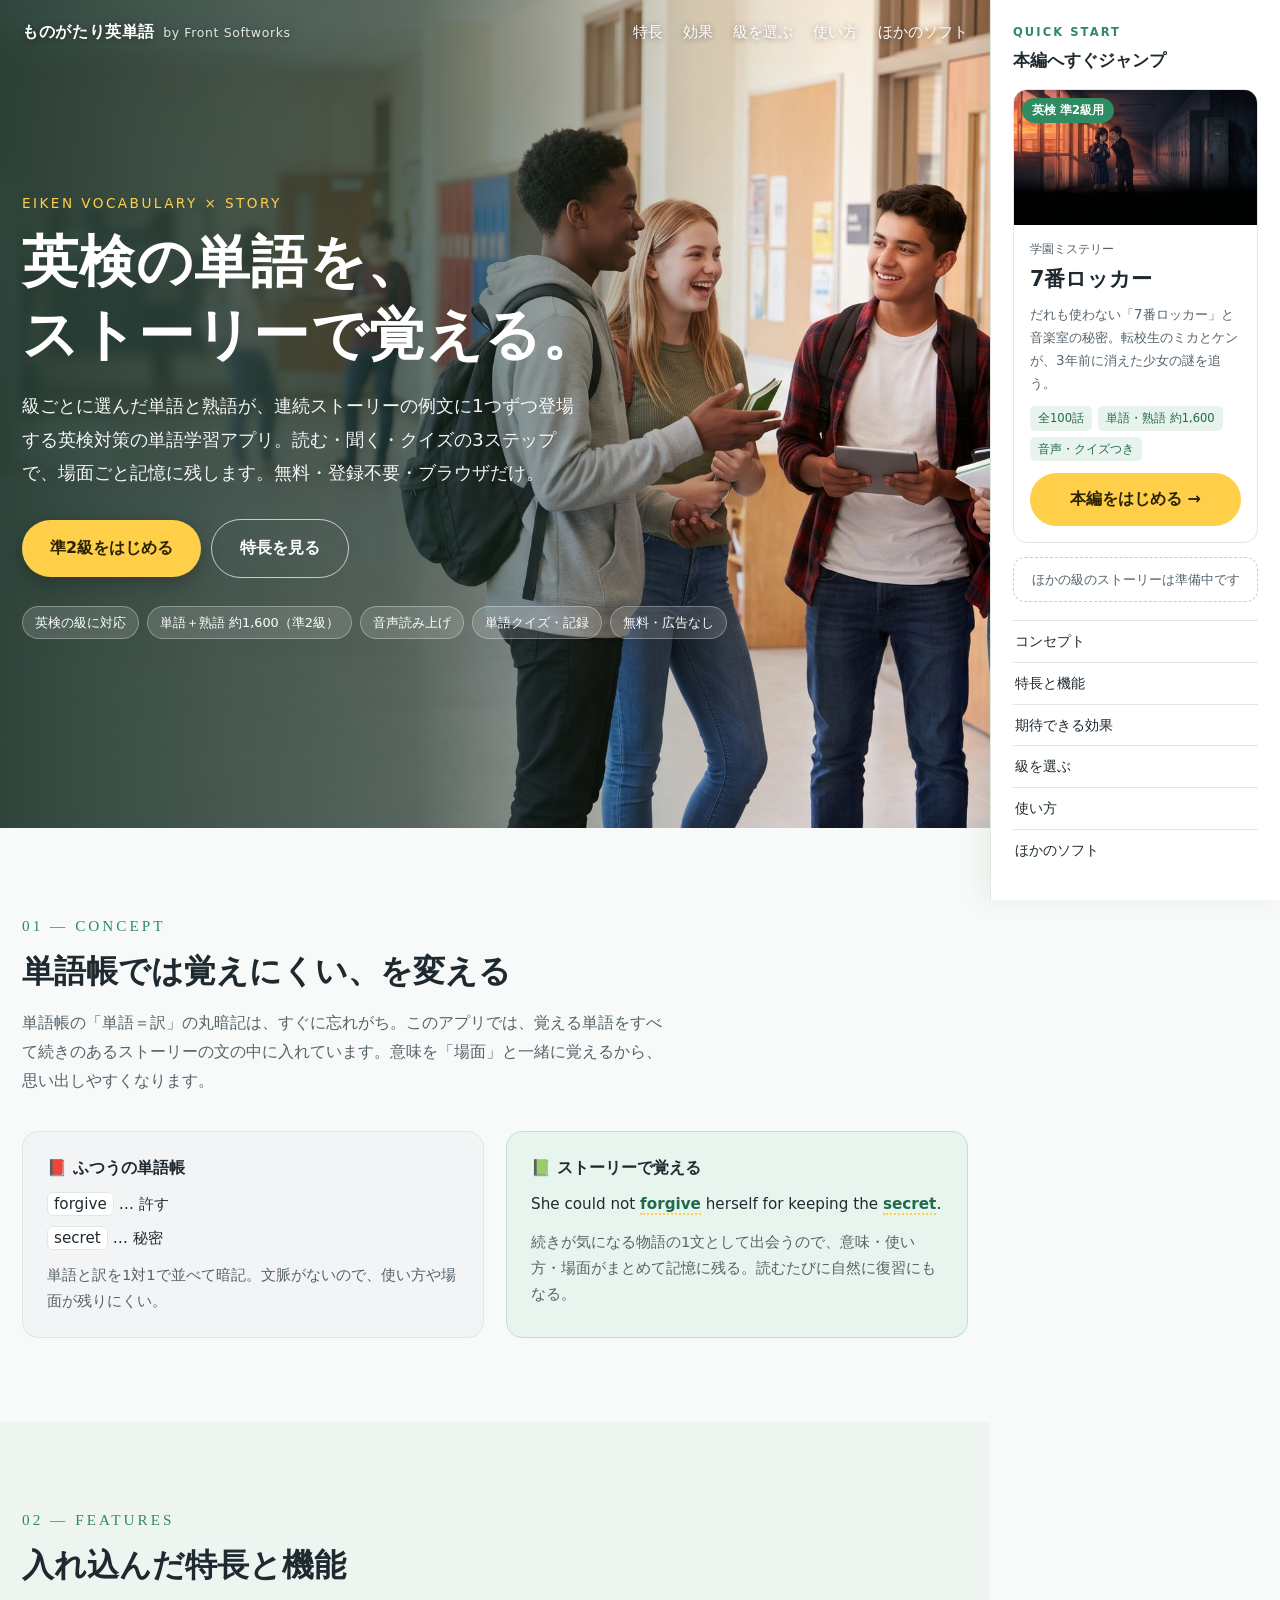
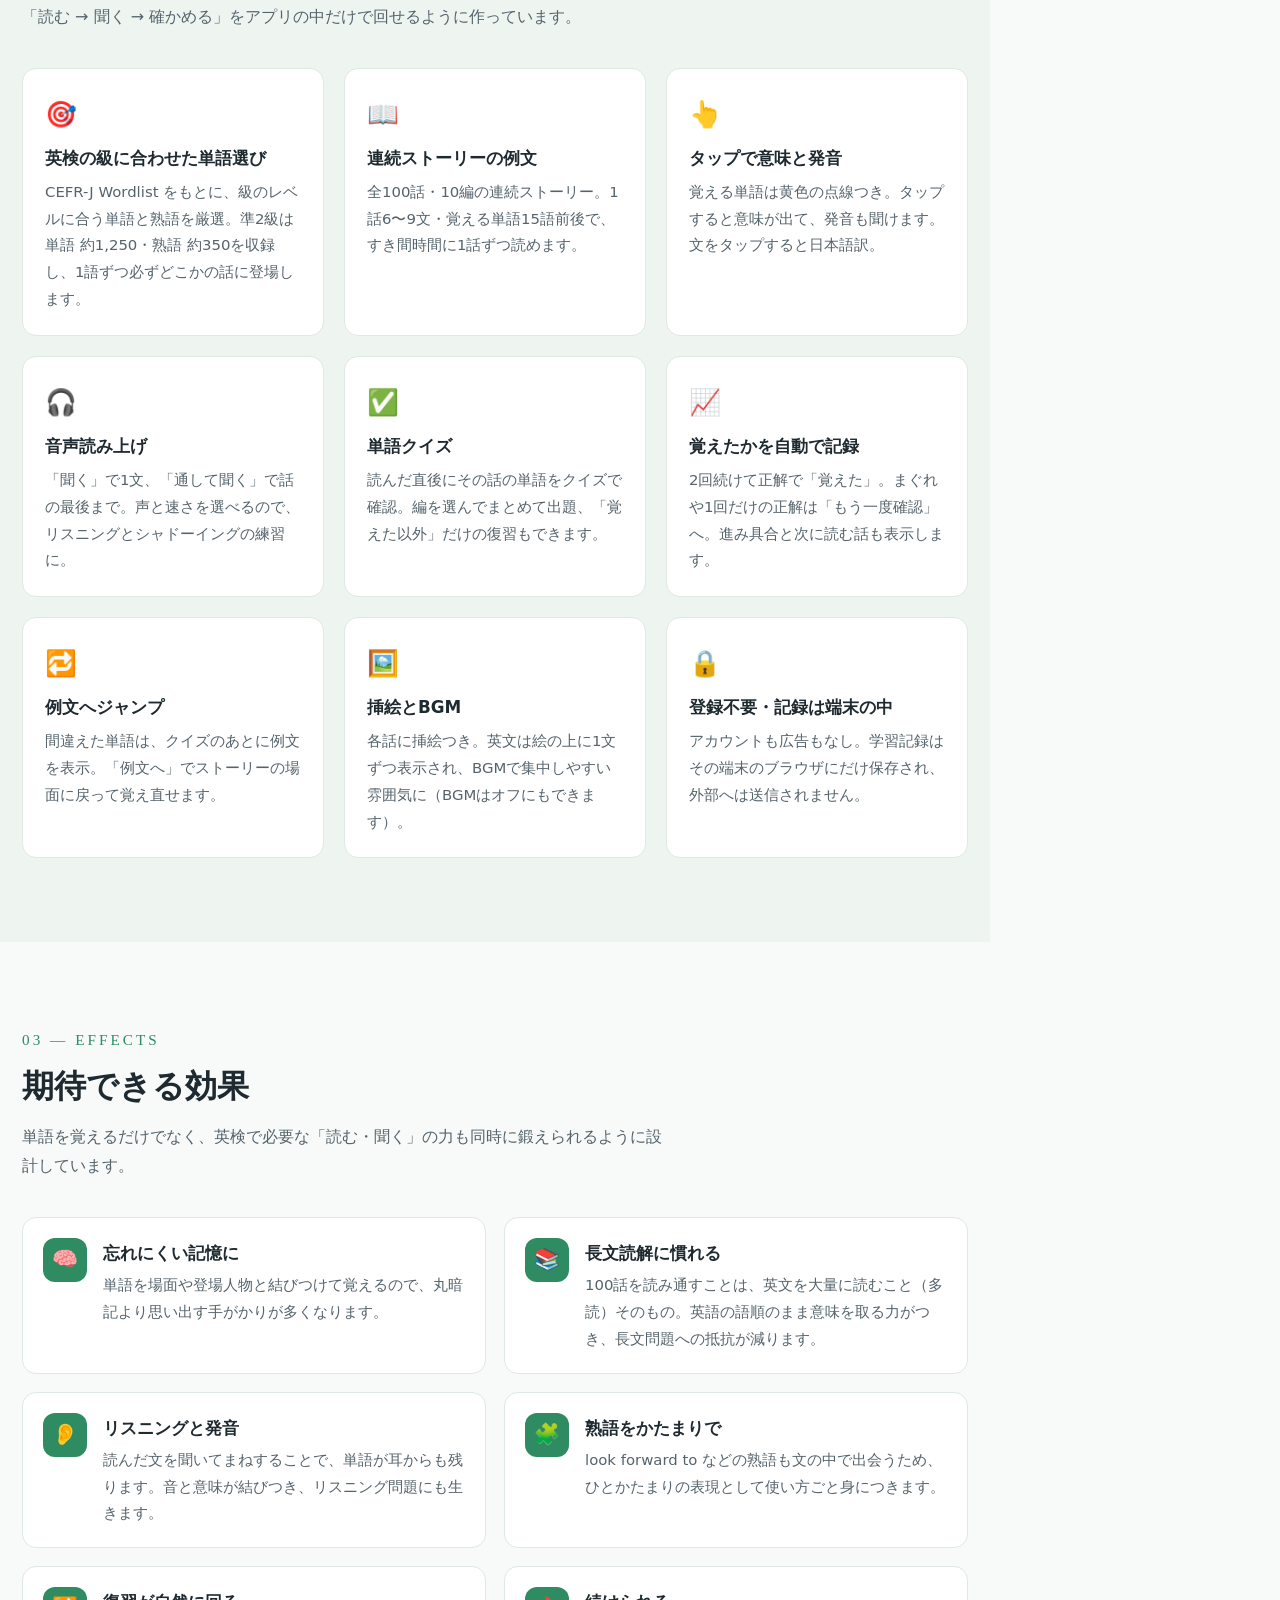
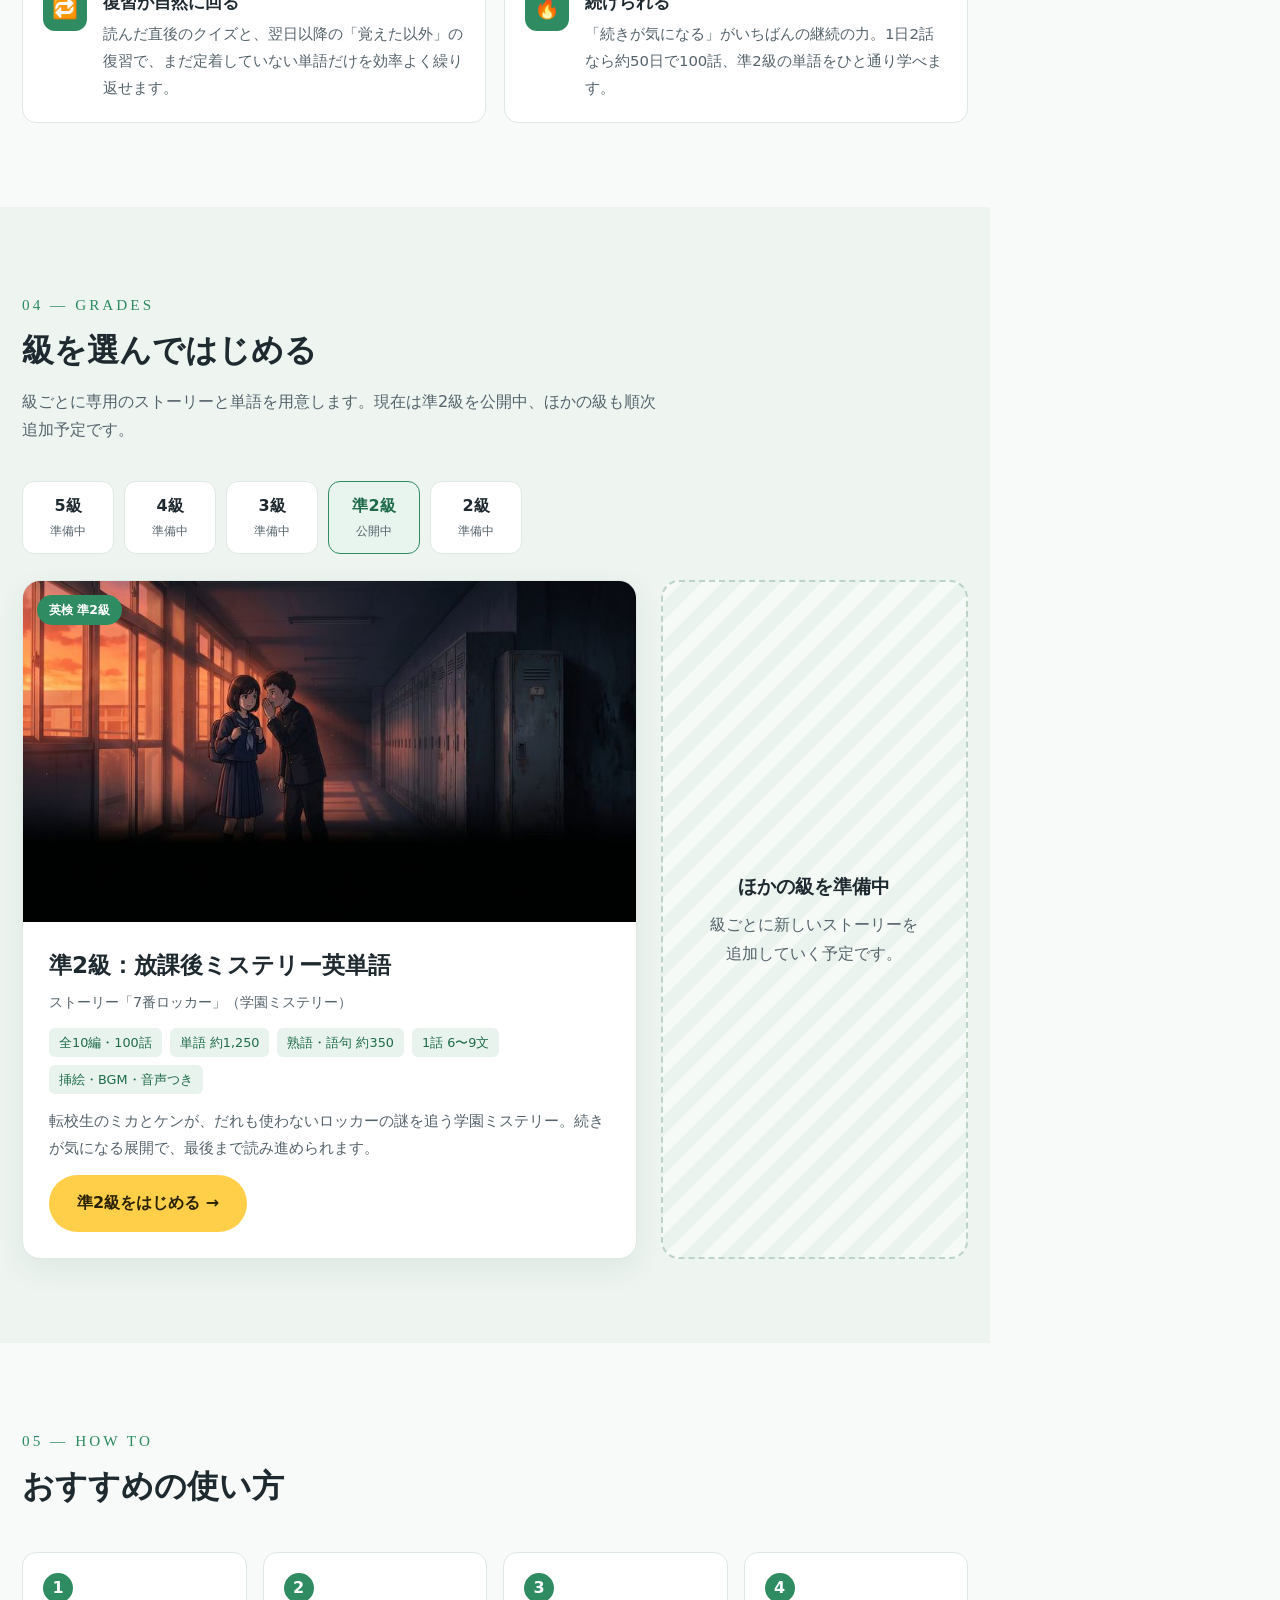
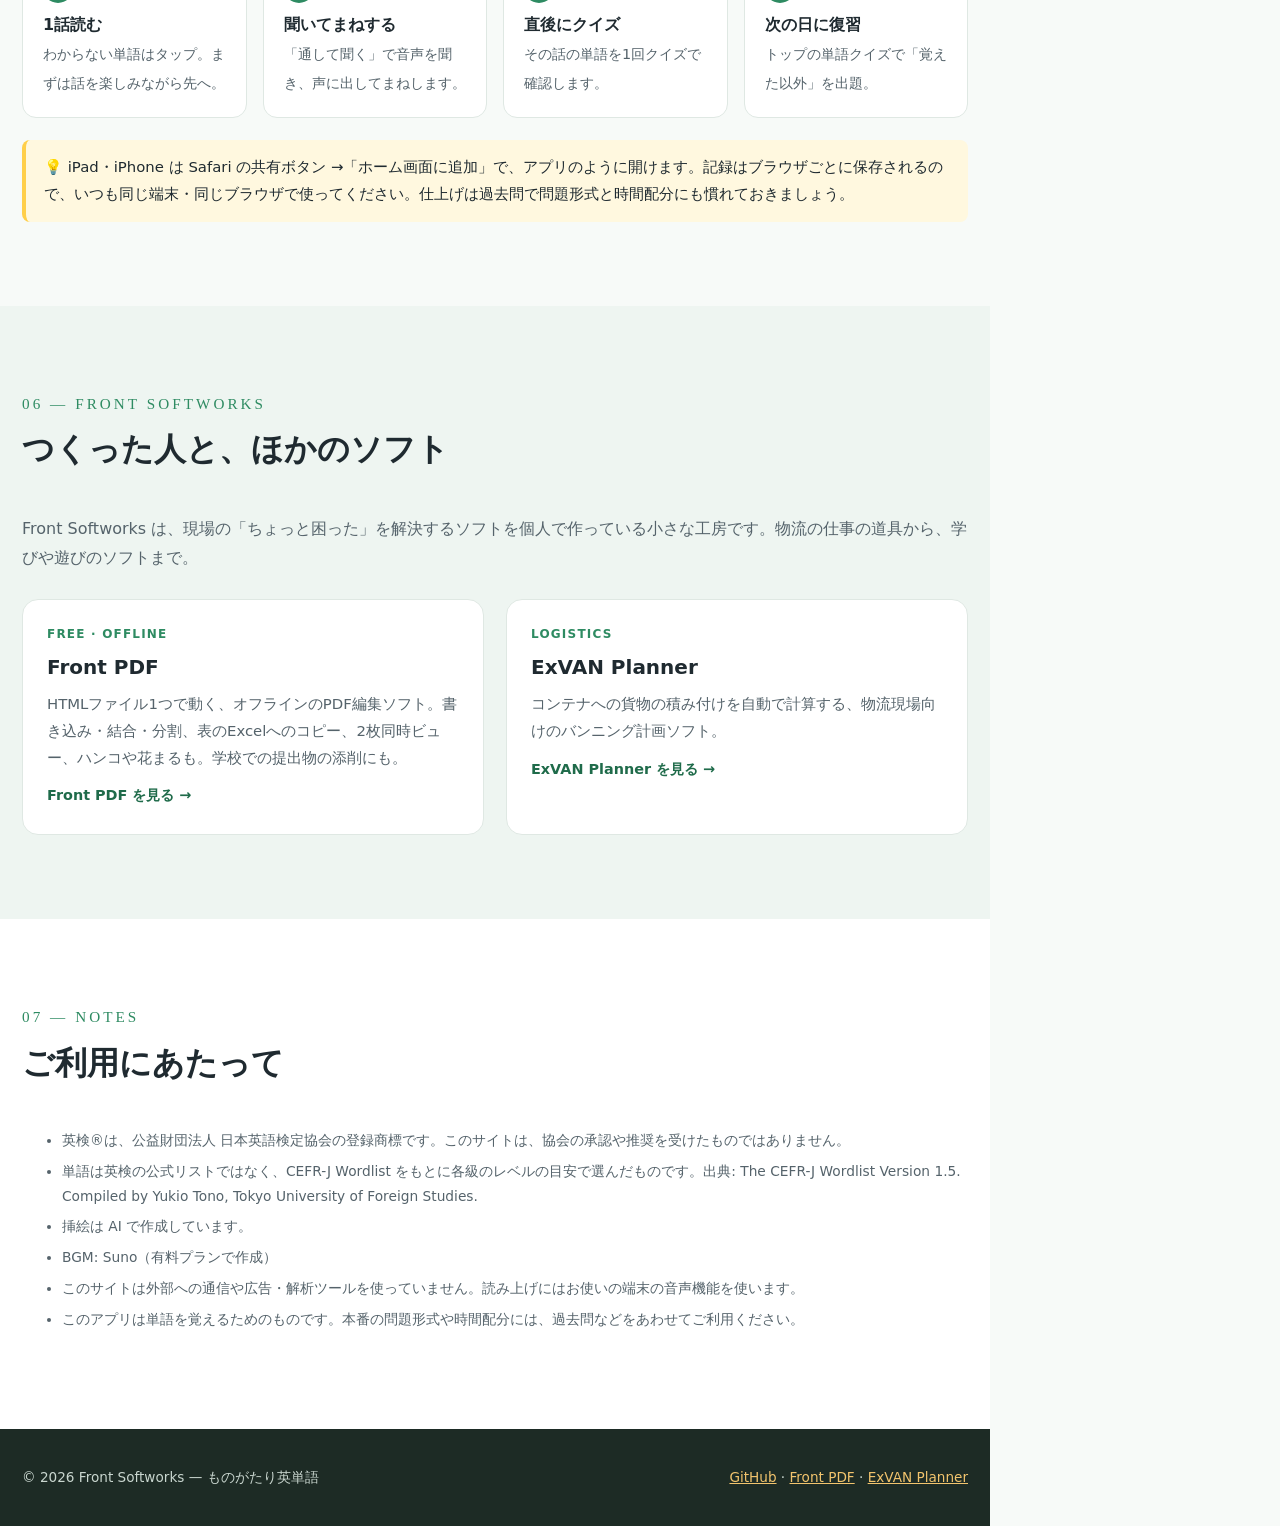
<file: index.html>
<!DOCTYPE html>
<html lang="ja">
<head>
<meta charset="utf-8">
<meta name="viewport" content="width=device-width, initial-scale=1">
<meta http-equiv="Content-Security-Policy" content="default-src 'self'; img-src 'self' data:; style-src 'self' 'unsafe-inline'; script-src 'none'; connect-src 'none'">
<title>ものがたり英単語 — ストーリーで覚える英検単語アプリ | Front Softworks</title>
<meta name="description" content="英検の級に合わせた単語と熟語を、連続ストーリーの例文で覚える無料の単語学習アプリ。登録不要・広告なし・ブラウザだけで使えます。">
<meta property="og:title" content="ものがたり英単語 — 物語を読んで覚える英検単語">
<meta property="og:description" content="学園ミステリー「7番ロッカー」全100話で、英検準2級の単語・熟語 約1,600を覚える。無料・登録不要。">
<meta property="og:image" content="assets/og.jpg">
<style>
:root{
  --ink:#1f2a30; --sub:#55636b; --paper:#f7faf8; --card:#ffffff; --line:#dfe8e3;
  --accent:#2e8b62; --accent2:#1f6b4a; --gold:#ffcf4a; --green:#2e8b62;
}
*{box-sizing:border-box}
html{scroll-behavior:smooth}
body{margin:0;background:var(--paper);color:var(--ink);
  font-family:"Hiragino Kaku Gothic ProN","Hiragino Sans","Yu Gothic UI","Meiryo",system-ui,sans-serif;
  line-height:1.8;font-size:16px}
img{max-width:100%;height:auto;display:block}
a{color:var(--accent2)}
.wrap{max-width:1080px;margin:0 auto;padding:0 22px}

/* nav */
nav{position:absolute;top:0;left:0;right:0;z-index:5}
nav .wrap{display:flex;align-items:center;justify-content:space-between;height:64px}
.brand{color:#fff;text-decoration:none;font-weight:700;letter-spacing:.04em;text-shadow:0 1px 6px rgba(0,0,0,.4)}
.brand small{font-weight:400;opacity:.85;margin-left:8px;font-size:.78em}
nav ul{display:flex;gap:20px;list-style:none;margin:0;padding:0}
nav ul a{color:#fff;text-decoration:none;font-size:.92rem;text-shadow:0 1px 6px rgba(0,0,0,.45)}
@media(max-width:720px){nav ul{display:none}}

/* hero */
.hero{position:relative;min-height:92vh;display:flex;align-items:center;color:#fff;
  background:#dfeee6 url(assets/hero.jpg) center/cover no-repeat}
.hero::before{content:"";position:absolute;inset:0;
  background:linear-gradient(90deg,rgba(14,40,30,.86) 0%,rgba(14,40,30,.66) 42%,rgba(14,40,30,.12) 70%,rgba(14,40,30,0) 85%)}
.hero .wrap{position:relative;width:100%}
@media(max-width:720px){.hero::before{background:linear-gradient(180deg,rgba(14,40,30,.82) 0%,rgba(14,40,30,.7) 60%,rgba(14,40,30,.45) 100%)}.hero{background-position:75% center}}
.hero .eyebrow{display:inline-block;font-size:.85rem;letter-spacing:.18em;color:var(--gold);margin-bottom:10px}
.hero h1{font-size:clamp(2.1rem,5.2vw,3.5rem);line-height:1.3;margin:0 0 18px;font-weight:800;letter-spacing:.02em}
.hero p.lead{font-size:clamp(1rem,1.8vw,1.15rem);max-width:30em;margin:0 0 30px;opacity:.95}
.btn{display:inline-block;padding:14px 28px;border-radius:999px;text-decoration:none;font-weight:700;transition:.2s}
.btn-main{background:var(--gold);color:#2a2200;box-shadow:0 6px 20px rgba(0,0,0,.25)}
.btn-main:hover{transform:translateY(-2px);background:#ffd96e}
.btn-ghost{color:#fff;border:1.5px solid rgba(255,255,255,.7);margin-left:10px}
.btn-ghost:hover{background:rgba(255,255,255,.12)}
.chips{display:flex;flex-wrap:wrap;gap:8px;margin-top:28px}
.chips span{font-size:.8rem;padding:4px 12px;border-radius:999px;background:rgba(255,255,255,.14);border:1px solid rgba(255,255,255,.3)}

/* sections */
section{padding:84px 0}
.sec-head{margin-bottom:36px}
.sec-head .num{font-family:Georgia,serif;color:var(--accent);font-size:.95rem;letter-spacing:.2em}
.sec-head h2{font-size:clamp(1.5rem,3vw,2rem);margin:4px 0 8px}
.sec-head p{color:var(--sub);margin:0;max-width:40em}
.alt{background:#eef5f1}

/* story cards */
.stories{display:grid;grid-template-columns:2fr 1fr;gap:24px}
@media(max-width:820px){.stories{grid-template-columns:1fr}}
.story{background:var(--card);border:1px solid var(--line);border-radius:18px;overflow:hidden;
  box-shadow:0 10px 30px rgba(20,60,40,.08);display:flex;flex-direction:column}
.story .thumb{position:relative}
.story .badge{position:absolute;top:14px;left:14px;background:var(--accent);color:#fff;font-size:.78rem;font-weight:700;padding:4px 12px;border-radius:999px}
.story .body{padding:22px 26px 26px;display:flex;flex-direction:column;flex:1}
.story h3{margin:0 0 4px;font-size:1.45rem}
.story .sub{color:var(--sub);font-size:.9rem;margin-bottom:12px}
.story ul.meta{display:flex;flex-wrap:wrap;gap:8px;list-style:none;padding:0;margin:0 0 14px}
.story ul.meta li{font-size:.8rem;background:#e8f3ed;color:var(--accent2);padding:3px 10px;border-radius:6px}
.story .go{margin-top:auto;align-self:flex-start}
.story .go.btn-main{box-shadow:none}
.soon{background:repeating-linear-gradient(135deg,#f5faf7,#f5faf7 14px,#eaf3ee 14px,#eaf3ee 28px);
  border:2px dashed #bcd3c6;border-radius:18px;display:flex;align-items:center;justify-content:center;
  text-align:center;padding:40px 24px;color:var(--sub)}
.soon b{display:block;font-size:1.2rem;color:var(--ink);margin-bottom:6px}

/* features */
.grid3{display:grid;grid-template-columns:repeat(3,1fr);gap:20px}
@media(max-width:820px){.grid3{grid-template-columns:1fr}}
.feat{background:var(--card);border:1px solid var(--line);border-radius:14px;padding:22px}
.feat .ic{font-size:1.6rem}
.feat h4{margin:6px 0 6px;font-size:1.05rem}
.feat p{margin:0;color:var(--sub);font-size:.93rem}

/* how */
.steps{counter-reset:s;display:grid;grid-template-columns:repeat(4,1fr);gap:16px;list-style:none;padding:0;margin:0}
@media(max-width:820px){.steps{grid-template-columns:1fr 1fr}}
@media(max-width:520px){.steps{grid-template-columns:1fr}}
.steps li{counter-increment:s;background:var(--card);border:1px solid var(--line);border-radius:14px;padding:20px}
.steps li::before{content:counter(s);display:inline-grid;place-items:center;width:30px;height:30px;border-radius:50%;
  background:var(--accent);color:#fff;font-weight:700;margin-bottom:8px}
.steps b{display:block}
.steps span{color:var(--sub);font-size:.9rem}
.tip{margin-top:22px;background:#fff8df;border-left:4px solid var(--gold);padding:14px 18px;border-radius:8px;font-size:.93rem}

/* fsw */
.fsw{display:grid;grid-template-columns:1fr 1fr;gap:22px}
@media(max-width:820px){.fsw{grid-template-columns:1fr}}
.prod{background:var(--card);border:1px solid var(--line);border-radius:16px;padding:24px;text-decoration:none;color:inherit;transition:.2s;display:block}
.prod:hover{transform:translateY(-3px);box-shadow:0 12px 28px rgba(20,60,40,.1)}
.prod .tag{font-size:.75rem;color:var(--green);font-weight:700;letter-spacing:.1em}
.prod h4{margin:4px 0 6px;font-size:1.25rem}
.prod p{margin:0;color:var(--sub);font-size:.93rem}
.prod .more{display:inline-block;margin-top:12px;color:var(--accent2);font-weight:700;font-size:.9rem}
.about-fsw{margin-bottom:26px;color:var(--sub)}

/* grades */
.grades{display:flex;flex-wrap:wrap;gap:10px;margin-top:6px}
.grade{padding:10px 18px;border-radius:12px;border:1.5px solid var(--line);background:var(--card);font-weight:700;text-align:center;min-width:92px}
.grade small{display:block;font-weight:400;font-size:.75rem;color:var(--sub)}
.grade.on{border-color:var(--accent);background:#e8f5ee;color:var(--accent2)}
/* effects */
.effects{display:grid;grid-template-columns:repeat(2,1fr);gap:18px}
@media(max-width:820px){.effects{grid-template-columns:1fr}}
.eff{display:flex;gap:16px;background:var(--card);border:1px solid var(--line);border-radius:14px;padding:20px}
.eff .n{flex:none;width:44px;height:44px;border-radius:12px;background:var(--accent);color:#fff;display:grid;place-items:center;font-size:1.3rem}
.eff h4{margin:0 0 4px;font-size:1.05rem}
.eff p{margin:0;color:var(--sub);font-size:.93rem}
.why{display:grid;grid-template-columns:1fr 1fr;gap:22px;align-items:stretch}
@media(max-width:820px){.why{grid-template-columns:1fr}}
.cmp{border-radius:16px;padding:22px 24px;border:1px solid var(--line);background:var(--card)}
.cmp h4{margin:0 0 8px}
.cmp.a{background:#f3f4f5}.cmp.b{background:#e8f5ee;border-color:#bfe0cd}
.cmp code{font-family:inherit;background:#fff;border:1px solid var(--line);padding:2px 6px;border-radius:6px}
.cmp .ex{font-size:.95rem;margin:6px 0}
.cmp .ex b{color:var(--accent2);border-bottom:2px dotted var(--gold)}
/* sidebar */
.side{display:none}
.mbar{position:fixed;left:0;right:0;bottom:0;z-index:20;display:flex;align-items:center;gap:12px;
  padding:10px 14px calc(10px + env(safe-area-inset-bottom));background:rgba(255,255,255,.96);
  border-top:1px solid var(--line);box-shadow:0 -6px 20px rgba(20,60,40,.1);backdrop-filter:blur(6px)}
.mbar img{width:56px;height:38px;object-fit:cover;border-radius:6px}
.mbar .t{flex:1;line-height:1.3;font-size:.8rem;color:var(--sub)}
.mbar .t b{display:block;color:var(--ink);font-size:.95rem}
.mbar a.btn{padding:9px 16px;font-size:.88rem;box-shadow:none}
body{padding-bottom:72px}
@media(min-width:1100px){
  body{padding-right:290px;padding-bottom:0}
  nav{right:290px}
  .mbar{display:none}
  .side{display:flex;flex-direction:column;position:fixed;top:0;right:0;width:290px;height:100vh;z-index:20;
    background:var(--card);border-left:1px solid var(--line);box-shadow:-8px 0 24px rgba(20,60,40,.06);
    padding:22px 22px 18px;overflow-y:auto}
  .side>*{flex-shrink:0}
  .side .lbl{font-size:.72rem;letter-spacing:.18em;color:var(--accent);font-weight:700}
  .side h3{margin:2px 0 14px;font-size:1.05rem}
  .side .pick{border:1px solid var(--line);border-radius:14px;overflow:hidden;background:#fff}
  .side .pick .ph{position:relative}
  .side .pick .ph span{position:absolute;top:8px;left:8px;background:var(--accent);color:#fff;font-size:.72rem;font-weight:700;padding:2px 10px;border-radius:999px}
  .side .pick .in{padding:14px 16px 16px}
  .side .pick .gen{font-size:.75rem;color:var(--sub)}
  .side .pick h4{margin:0 0 6px;font-size:1.3rem}
  .side .pick p{margin:0 0 10px;font-size:.84rem;color:var(--sub);line-height:1.7}
  .side .pick ul{list-style:none;padding:0;margin:0 0 12px;display:flex;flex-wrap:wrap;gap:6px}
  .side .pick li{font-size:.72rem;background:#e8f3ed;color:var(--accent2);padding:2px 8px;border-radius:5px}
  .side .pick .btn{display:block;text-align:center;padding:12px;box-shadow:none}
  .side .next{margin-top:14px;font-size:.8rem;color:var(--sub);border:1.5px dashed #bcd3c6;border-radius:12px;padding:10px 12px;text-align:center}
  .side .toc{margin-top:18px;list-style:none;padding:0;font-size:.86rem}
  .side .toc li{border-top:1px solid var(--line)}
  .side .toc a{display:block;padding:8px 2px;text-decoration:none;color:var(--ink)}
  .side .toc a:hover{color:var(--accent)}
  .side .foot{margin-top:auto;padding-top:14px;font-size:.72rem;color:var(--sub)}
}
/* notes */
.notes{font-size:.86rem;color:var(--sub)}
.notes li{margin-bottom:6px}
footer{background:#1d2b25;color:#c9d6cf;padding:36px 0;font-size:.85rem}
footer a{color:#f2c46d}
footer .wrap{display:flex;flex-wrap:wrap;justify-content:space-between;gap:12px}
</style>
</head>
<body>

<nav><div class="wrap">
  <a class="brand" href="#">ものがたり英単語<small>by Front Softworks</small></a>
  <ul><li><a href="#features">特長</a></li><li><a href="#effects">効果</a></li><li><a href="#stories">級を選ぶ</a></li><li><a href="#how">使い方</a></li><li><a href="#fsw">ほかのソフト</a></li></ul>
</div></nav>

<header class="hero"><div class="wrap">
  <span class="eyebrow">EIKEN VOCABULARY × STORY</span>
  <h1>英検の単語を、<br>ストーリーで覚える。</h1>
  <p class="lead">級ごとに選んだ単語と熟語が、連続ストーリーの例文に1つずつ登場する英検対策の単語学習アプリ。読む・聞く・クイズの3ステップで、場面ごと記憶に残します。無料・登録不要・ブラウザだけ。</p>
  <a class="btn btn-main" href="locker7.html">準2級をはじめる</a><a class="btn btn-ghost" href="#features">特長を見る</a>
  <div class="chips"><span>英検の級に対応</span><span>単語＋熟語 約1,600（準2級）</span><span>音声読み上げ</span><span>単語クイズ・記録</span><span>無料・広告なし</span></div>
</div></header>

<section id="why"><div class="wrap">
  <div class="sec-head"><div class="num">01 — CONCEPT</div><h2>単語帳では覚えにくい、を変える</h2>
    <p>単語帳の「単語＝訳」の丸暗記は、すぐに忘れがち。このアプリでは、覚える単語をすべて続きのあるストーリーの文の中に入れています。意味を「場面」と一緒に覚えるから、思い出しやすくなります。</p></div>
  <div class="why">
    <div class="cmp a"><h4>📕 ふつうの単語帳</h4>
      <p class="ex"><code>forgive</code> … 許す</p><p class="ex"><code>secret</code> … 秘密</p>
      <p style="color:var(--sub);font-size:.92rem;margin:10px 0 0">単語と訳を1対1で並べて暗記。文脈がないので、使い方や場面が残りにくい。</p></div>
    <div class="cmp b"><h4>📗 ストーリーで覚える</h4>
      <p class="ex">She could not <b>forgive</b> herself for keeping the <b>secret</b>.</p>
      <p style="color:var(--sub);font-size:.92rem;margin:10px 0 0">続きが気になる物語の1文として出会うので、意味・使い方・場面がまとめて記憶に残る。読むたびに自然に復習にもなる。</p></div>
  </div>
</div></section>

<section id="features" class="alt"><div class="wrap">
  <div class="sec-head"><div class="num">02 — FEATURES</div><h2>入れ込んだ特長と機能</h2>
    <p>「読む → 聞く → 確かめる」をアプリの中だけで回せるように作っています。</p></div>
  <div class="grid3">
    <div class="feat"><div class="ic">🎯</div><h4>英検の級に合わせた単語選び</h4><p>CEFR-J Wordlist をもとに、級のレベルに合う単語と熟語を厳選。準2級は単語 約1,250・熟語 約350を収録し、1語ずつ必ずどこかの話に登場します。</p></div>
    <div class="feat"><div class="ic">📖</div><h4>連続ストーリーの例文</h4><p>全100話・10編の連続ストーリー。1話6〜9文・覚える単語15語前後で、すき間時間に1話ずつ読めます。</p></div>
    <div class="feat"><div class="ic">👆</div><h4>タップで意味と発音</h4><p>覚える単語は黄色の点線つき。タップすると意味が出て、発音も聞けます。文をタップすると日本語訳。</p></div>
    <div class="feat"><div class="ic">🎧</div><h4>音声読み上げ</h4><p>「聞く」で1文、「通して聞く」で話の最後まで。声と速さを選べるので、リスニングとシャドーイングの練習に。</p></div>
    <div class="feat"><div class="ic">✅</div><h4>単語クイズ</h4><p>読んだ直後にその話の単語をクイズで確認。編を選んでまとめて出題、「覚えた以外」だけの復習もできます。</p></div>
    <div class="feat"><div class="ic">📈</div><h4>覚えたかを自動で記録</h4><p>2回続けて正解で「覚えた」。まぐれや1回だけの正解は「もう一度確認」へ。進み具合と次に読む話も表示します。</p></div>
    <div class="feat"><div class="ic">🔁</div><h4>例文へジャンプ</h4><p>間違えた単語は、クイズのあとに例文を表示。「例文へ」でストーリーの場面に戻って覚え直せます。</p></div>
    <div class="feat"><div class="ic">🖼️</div><h4>挿絵とBGM</h4><p>各話に挿絵つき。英文は絵の上に1文ずつ表示され、BGMで集中しやすい雰囲気に（BGMはオフにもできます）。</p></div>
    <div class="feat"><div class="ic">🔒</div><h4>登録不要・記録は端末の中</h4><p>アカウントも広告もなし。学習記録はその端末のブラウザにだけ保存され、外部へは送信されません。</p></div>
  </div>
</div></section>

<section id="effects"><div class="wrap">
  <div class="sec-head"><div class="num">03 — EFFECTS</div><h2>期待できる効果</h2>
    <p>単語を覚えるだけでなく、英検で必要な「読む・聞く」の力も同時に鍛えられるように設計しています。</p></div>
  <div class="effects">
    <div class="eff"><div class="n">🧠</div><div><h4>忘れにくい記憶に</h4><p>単語を場面や登場人物と結びつけて覚えるので、丸暗記より思い出す手がかりが多くなります。</p></div></div>
    <div class="eff"><div class="n">📚</div><div><h4>長文読解に慣れる</h4><p>100話を読み通すことは、英文を大量に読むこと（多読）そのもの。英語の語順のまま意味を取る力がつき、長文問題への抵抗が減ります。</p></div></div>
    <div class="eff"><div class="n">👂</div><div><h4>リスニングと発音</h4><p>読んだ文を聞いてまねすることで、単語が耳からも残ります。音と意味が結びつき、リスニング問題にも生きます。</p></div></div>
    <div class="eff"><div class="n">🧩</div><div><h4>熟語をかたまりで</h4><p>look forward to などの熟語も文の中で出会うため、ひとかたまりの表現として使い方ごと身につきます。</p></div></div>
    <div class="eff"><div class="n">🔁</div><div><h4>復習が自然に回る</h4><p>読んだ直後のクイズと、翌日以降の「覚えた以外」の復習で、まだ定着していない単語だけを効率よく繰り返せます。</p></div></div>
    <div class="eff"><div class="n">🔥</div><div><h4>続けられる</h4><p>「続きが気になる」がいちばんの継続の力。1日2話なら約50日で100話、準2級の単語をひと通り学べます。</p></div></div>
  </div>
</div></section>

<section id="stories" class="alt"><div class="wrap">
  <div class="sec-head"><div class="num">04 — GRADES</div><h2>級を選んではじめる</h2>
    <p>級ごとに専用のストーリーと単語を用意します。現在は準2級を公開中、ほかの級も順次追加予定です。</p></div>
  <div class="grades" style="margin-bottom:26px">
    <div class="grade">5級<small>準備中</small></div><div class="grade">4級<small>準備中</small></div><div class="grade">3級<small>準備中</small></div>
    <div class="grade on">準2級<small>公開中</small></div><div class="grade">2級<small>準備中</small></div>
  </div>
  <div class="stories">
    <article class="story">
      <div class="thumb"><img src="assets/locker7_card.jpg" width="800" height="446" alt="準2級のストーリーの挿絵"><span class="badge">英検 準2級</span></div>
      <div class="body">
        <h3>準2級：放課後ミステリー英単語</h3>
        <div class="sub">ストーリー「7番ロッカー」（学園ミステリー）</div>
        <ul class="meta"><li>全10編・100話</li><li>単語 約1,250</li><li>熟語・語句 約350</li><li>1話 6〜9文</li><li>挿絵・BGM・音声つき</li></ul>
        <p style="margin:0 0 14px;color:var(--sub);font-size:.93rem">転校生のミカとケンが、だれも使わないロッカーの謎を追う学園ミステリー。続きが気になる展開で、最後まで読み進められます。</p>
        <a class="btn btn-main go" href="locker7.html">準2級をはじめる →</a>
      </div>
    </article>
    <div class="soon"><div><b>ほかの級を準備中</b>級ごとに新しいストーリーを<br>追加していく予定です。</div></div>
  </div>
</div></section>

<section id="how"><div class="wrap">
  <div class="sec-head"><div class="num">05 — HOW TO</div><h2>おすすめの使い方</h2></div>
  <ol class="steps">
    <li><b>1話読む</b><span>わからない単語はタップ。まずは話を楽しみながら先へ。</span></li>
    <li><b>聞いてまねする</b><span>「通して聞く」で音声を聞き、声に出してまねします。</span></li>
    <li><b>直後にクイズ</b><span>その話の単語を1回クイズで確認します。</span></li>
    <li><b>次の日に復習</b><span>トップの単語クイズで「覚えた以外」を出題。</span></li>
  </ol>
  <div class="tip">💡 iPad・iPhone は Safari の共有ボタン →「ホーム画面に追加」で、アプリのように開けます。記録はブラウザごとに保存されるので、いつも同じ端末・同じブラウザで使ってください。仕上げは過去問で問題形式と時間配分にも慣れておきましょう。</div>
</div></section>

<section id="fsw" class="alt"><div class="wrap">
  <div class="sec-head"><div class="num">06 — FRONT SOFTWORKS</div><h2>つくった人と、ほかのソフト</h2></div>
  <p class="about-fsw">Front Softworks は、現場の「ちょっと困った」を解決するソフトを個人で作っている小さな工房です。物流の仕事の道具から、学びや遊びのソフトまで。</p>
  <div class="fsw">
    <a class="prod" href="https://hiro0149.github.io/front-pdf/"><div class="tag">FREE · OFFLINE</div><h4>Front PDF</h4>
      <p>HTMLファイル1つで動く、オフラインのPDF編集ソフト。書き込み・結合・分割、表のExcelへのコピー、2枚同時ビュー、ハンコや花まるも。学校での提出物の添削にも。</p><span class="more">Front PDF を見る →</span></a>
    <a class="prod" href="https://exvan-planner.github.io/"><div class="tag">LOGISTICS</div><h4>ExVAN Planner</h4>
      <p>コンテナへの貨物の積み付けを自動で計算する、物流現場向けのバンニング計画ソフト。</p><span class="more">ExVAN Planner を見る →</span></a>
  </div>
</div></section>

<section id="notes" class="alt" style="background:#fff"><div class="wrap">
  <div class="sec-head"><div class="num">07 — NOTES</div><h2>ご利用にあたって</h2></div>
  <ul class="notes">
    <li>英検®は、公益財団法人 日本英語検定協会の登録商標です。このサイトは、協会の承認や推奨を受けたものではありません。</li>
    <li>単語は英検の公式リストではなく、CEFR-J Wordlist をもとに各級のレベルの目安で選んだものです。出典: The CEFR-J Wordlist Version 1.5. Compiled by Yukio Tono, Tokyo University of Foreign Studies.</li>
    <li>挿絵は AI で作成しています。</li>
    <li>BGM: <!--BGM_CREDIT-->Suno（有料プランで作成）</li>
    <li>このサイトは外部への通信や広告・解析ツールを使っていません。読み上げにはお使いの端末の音声機能を使います。</li>
    <li>このアプリは単語を覚えるためのものです。本番の問題形式や時間配分には、過去問などをあわせてご利用ください。</li>
  </ul>
</div></section>

<footer><div class="wrap">
  <div>© 2026 Front Softworks — ものがたり英単語</div>
  <div><a href="https://github.com/Hiro0149/story-eitango">GitHub</a> · <a href="https://hiro0149.github.io/front-pdf/">Front PDF</a> · <a href="https://exvan-planner.github.io/">ExVAN Planner</a></div>
</div></footer>
<aside class="side" aria-label="すぐに読む">
  <div class="lbl">QUICK START</div>
  <h3>本編へすぐジャンプ</h3>
  <div class="pick">
    <div class="ph"><img src="assets/locker7_card.jpg" width="800" height="446" alt="7番ロッカーの挿絵"><span>英検 準2級用</span></div>
    <div class="in">
      <div class="gen">学園ミステリー</div>
      <h4>7番ロッカー</h4>
      <p>だれも使わない「7番ロッカー」と音楽室の秘密。転校生のミカとケンが、3年前に消えた少女の謎を追う。</p>
      <ul><li>全100話</li><li>単語・熟語 約1,600</li><li>音声・クイズつき</li></ul>
      <a class="btn btn-main" href="locker7.html">本編をはじめる →</a>
    </div>
  </div>
  <div class="next">ほかの級のストーリーは準備中です</div>
  <ul class="toc">
    <li><a href="#why">コンセプト</a></li><li><a href="#features">特長と機能</a></li><li><a href="#effects">期待できる効果</a></li>
    <li><a href="#stories">級を選ぶ</a></li><li><a href="#how">使い方</a></li><li><a href="#fsw">ほかのソフト</a></li>
  </ul>
  <div class="foot">無料・登録不要・広告なし<br>© 2026 Front Softworks</div>
</aside>
<div class="mbar">
  <img src="assets/locker7_card.jpg" alt="">
  <div class="t">英検準2級用・学園ミステリー<b>7番ロッカー</b></div>
  <a class="btn btn-main" href="locker7.html">はじめる</a>
</div>
</body>
</html>
</file>
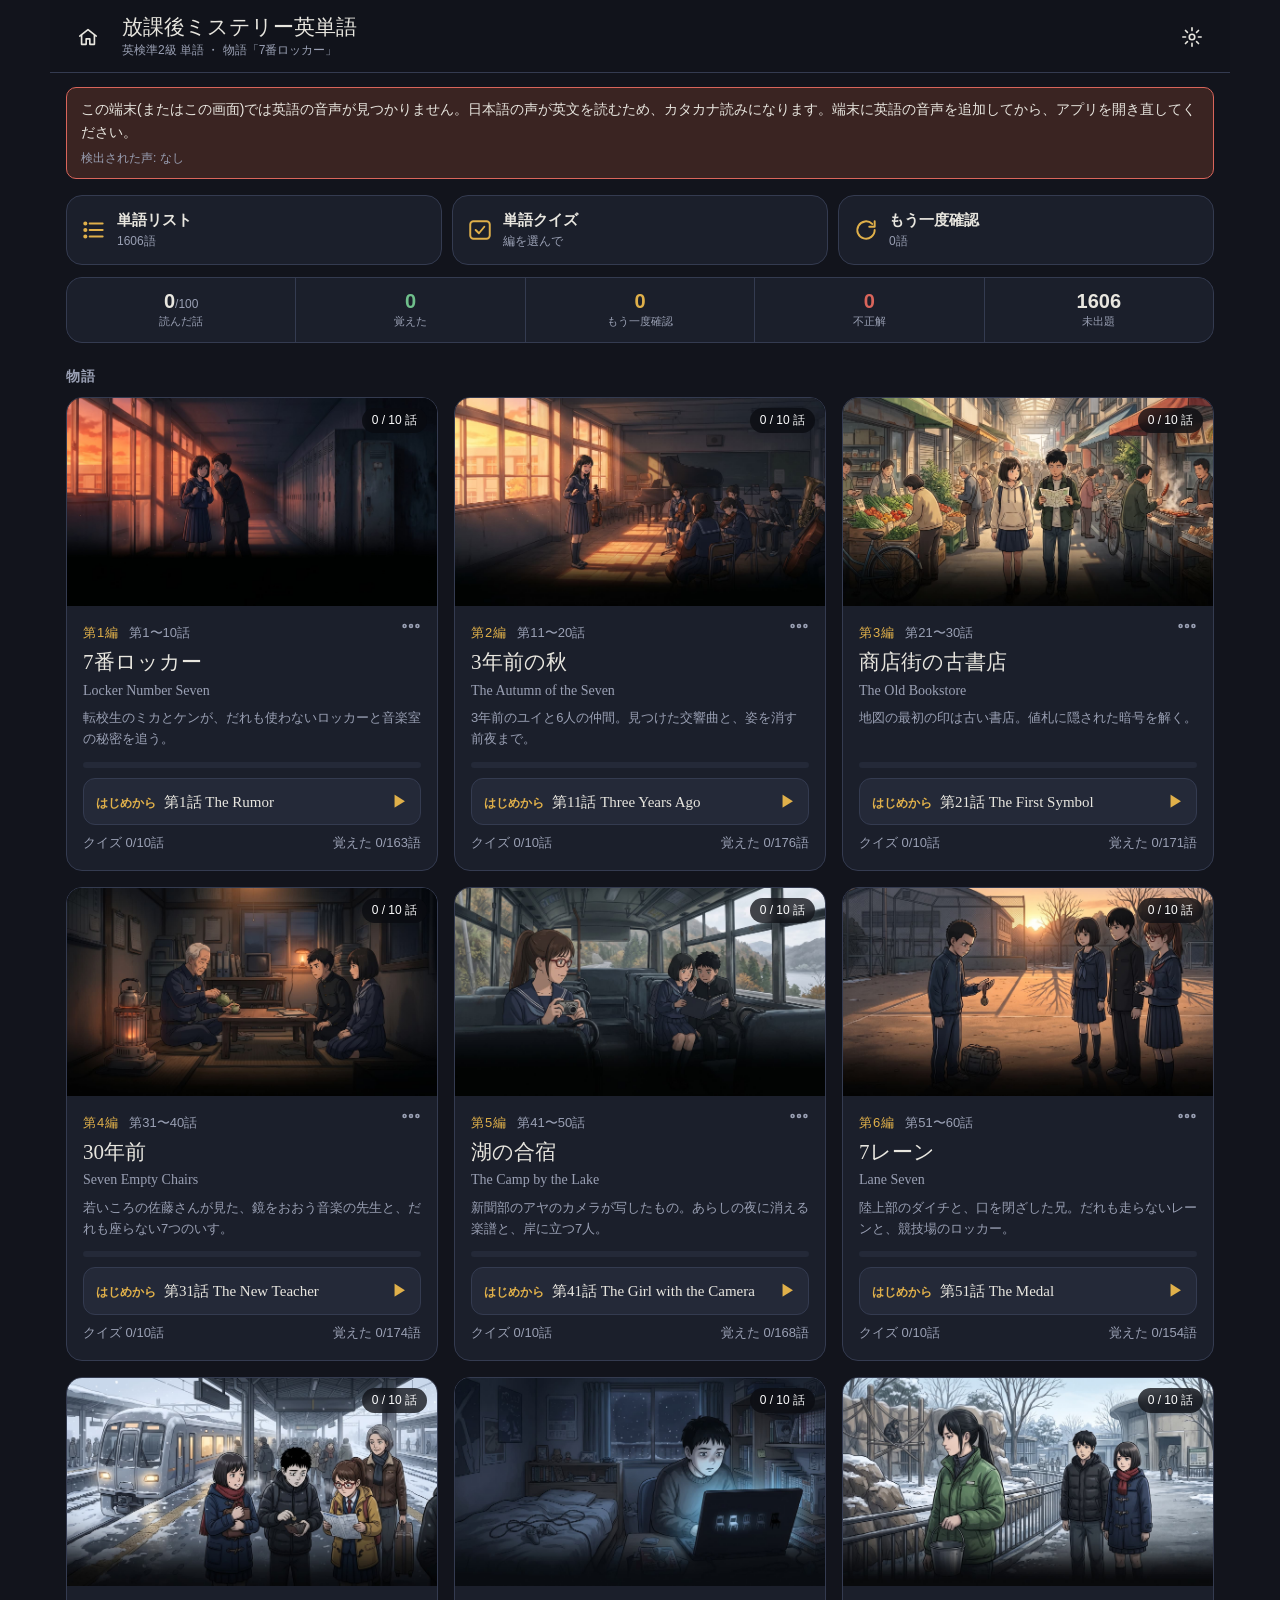
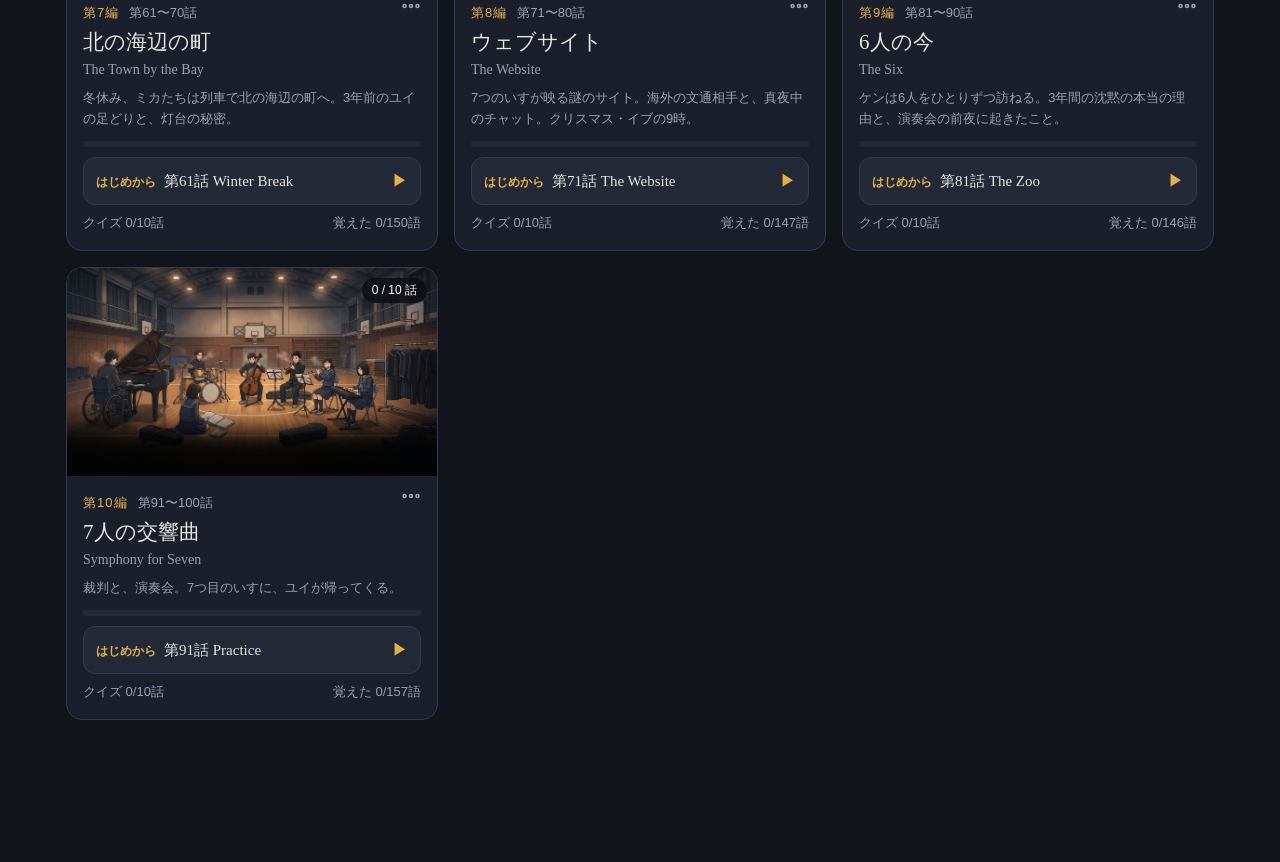
<file: locker7.html>
<!DOCTYPE html>
<html lang="ja">
<head>
<meta charset="utf-8">
<meta name="viewport" content="width=device-width, initial-scale=1">
<title>7番ロッカー — 放課後ミステリー英単語（英検準2級）</title>
<link rel="stylesheet" href="engine/style.css">
</head>
<body>
<div id="app"></div>
<div class="pop" id="pop"><span class="pw" id="popw"></span><span class="pm" id="popm"></span><button id="popx">閉じる</button></div>

<script src="engine/app.js" data-pack="packs/locker7" data-top="./"></script>
</body>
</html>
</file>
<file: engine/style.css>
:root{
  --bg:#12141c; --panel:#1b1f2b; --panel2:#242938; --line:#343b50;
  --text:#e8e6df; --sub:#9aa0b4; --accent:#e0b04a; --danger:#d9655b; --ok:#6fbf8b;
}
*{box-sizing:border-box}
html,body{margin:0;background:var(--bg);color:var(--text);
  font-family:-apple-system,BlinkMacSystemFont,"Hiragino Sans","Noto Sans JP",sans-serif;
  -webkit-text-size-adjust:100%}
body{padding:20px 16px 120px;max-width:820px;margin:0 auto;line-height:1.6}
h1{font-family:Georgia,"Hiragino Mincho ProN",serif;font-size:26px;margin:8px 0 2px;letter-spacing:.02em}
.lead{color:var(--sub);font-size:14px;margin:0 0 18px}
button{font:inherit;color:inherit;background:var(--panel2);border:1px solid var(--line);
  border-radius:10px;padding:10px 16px;min-height:44px;cursor:pointer}
button:active{transform:scale(.98)}
button.primary{background:var(--accent);color:#1a1405;border-color:var(--accent);font-weight:700}
button.on{border-color:var(--accent);color:var(--accent)}
select{font:inherit;color:var(--text);background:var(--panel2);border:1px solid var(--line);
  border-radius:10px;padding:8px 10px;min-height:44px;max-width:100%}
.settings{background:var(--panel);border:1px solid var(--line);border-radius:14px;padding:12px 14px;
  display:flex;flex-wrap:wrap;gap:10px 16px;align-items:center;margin-bottom:18px;font-size:14px}
.settings label{display:flex;align-items:center;gap:8px;color:var(--sub)}
.warn{background:#3a2422;border:1px solid var(--danger);border-radius:10px;padding:10px 14px;font-size:14px;margin-bottom:16px}
.eplist{display:grid;gap:10px}
.ep{display:flex;align-items:center;gap:14px;text-align:left;width:100%;padding:14px 16px;border-radius:14px;background:var(--panel)}
.ep .no{font-family:Georgia,serif;font-size:22px;color:var(--accent);width:34px;flex:none}
.ep .t{font-family:Georgia,serif;font-size:18px}
.ep .j{color:var(--sub);font-size:13px}
.ep .st{margin-left:auto;font-size:13px;color:var(--sub);flex:none}
.ep .st.done{color:var(--ok)}
.back{background:none;border:none;color:var(--sub);padding:6px 0;min-height:36px}
h2{font-family:Georgia,serif;font-size:24px;margin:4px 0 0}
.h2j{color:var(--sub);font-size:14px;margin-bottom:14px}
.controls{display:flex;flex-wrap:wrap;gap:8px;margin:14px 0}
.story{background:var(--panel);border:1px solid var(--line);border-radius:14px;padding:6px 14px}
.sent{display:flex;gap:10px;padding:12px 0;border-bottom:1px solid var(--line)}
.sent:last-child{border-bottom:none}
.sent .sp{flex:none;width:44px;height:44px;min-height:44px;padding:0;border-radius:50%;font-size:16px}
.sent.now .sp{background:var(--accent);color:#1a1405;border-color:var(--accent)}
.en{font-family:Georgia,serif;font-size:20px;line-height:1.55;transition:filter .2s}
.ja{color:var(--sub);font-size:14px;margin-top:2px;display:none}
.veil .en{filter:blur(7px);user-select:none;pointer-events:none}
.showja .ja{display:block}
.w{color:var(--accent);border-bottom:1px dotted var(--accent);cursor:pointer}
.vocab{display:grid;grid-template-columns:repeat(auto-fill,minmax(210px,1fr));gap:8px;margin-top:10px}
.vocab button{text-align:left;display:flex;justify-content:space-between;gap:10px;align-items:baseline}
.vocab .vw{font-family:Georgia,serif;font-size:17px}
.vocab .vm{color:var(--sub);font-size:12px;text-align:right;opacity:.55}
.vocab button.open .vm{font-size:13px;opacity:1}
.h3j{color:var(--sub);font-size:12px;margin-top:4px}
h3{font-size:14px;color:var(--sub);font-weight:600;margin:24px 0 4px;letter-spacing:.08em}
.pop{position:fixed;left:0;right:0;bottom:0;background:var(--panel2);border-top:1px solid var(--accent);
  padding:14px 18px calc(14px + env(safe-area-inset-bottom));display:none;align-items:center;gap:14px}
.pop.show{display:flex}
.pop .pw{font-family:Georgia,serif;font-size:24px;color:var(--accent)}
.pop .pm{font-size:17px}
.pop button{margin-left:auto}
.quiz{background:var(--panel);border:1px solid var(--line);border-radius:14px;padding:20px 16px;text-align:center}
.quiz .prog{color:var(--sub);font-size:13px}
.quiz .big{width:92px;height:92px;border-radius:50%;font-size:34px;margin:16px auto;display:block}
.quiz .reveal{font-family:Georgia,serif;font-size:26px;min-height:40px;color:var(--accent)}
.quiz .ctx{color:var(--sub);font-size:14px;min-height:44px;margin:4px 0 12px;font-family:Georgia,serif}
.opts{display:grid;grid-template-columns:1fr 1fr;gap:10px}
.opts button{font-size:17px;min-height:56px}
.opts button.right{background:#1f3a2a;border-color:var(--ok)}
.opts button.wrong{background:#3a2422;border-color:var(--danger)}
.result{font-size:20px;margin:10px 0 16px}
@media (max-width:520px){.opts{grid-template-columns:1fr}.en{font-size:18px}}
body{max-width:1180px}
.layout{display:grid;grid-template-columns:minmax(0,1fr) 320px;gap:18px;align-items:start}
.stage{position:relative;border-radius:16px;overflow:hidden;border:1px solid var(--line);aspect-ratio:16/9;min-height:380px;width:100%;background:#0b0c12}
.art,.art svg,.art img{position:absolute;inset:0;width:100%;height:100%;object-fit:cover;display:block}
.eptitle{position:absolute;top:12px;left:16px;font-family:Georgia,serif;font-size:18px;color:#fff;text-shadow:0 1px 6px #000}
.eptitle span{font-size:13px;color:#d6d3c8;margin-left:10px;font-family:inherit}
.caption{position:absolute;left:0;right:0;bottom:0;padding:56px 20px 16px;cursor:pointer;
  background:linear-gradient(to bottom,rgba(8,9,14,0),rgba(8,9,14,.88) 38%,rgba(8,9,14,.96))}
.caption .en{font-size:22px;color:#fff}
.caption .ja{display:none;color:#e6d9b8;font-size:15px;margin-top:6px}
.caption .hint{color:#8d93a6;font-size:12px;margin-top:6px}
.nav{display:flex;flex-wrap:wrap;gap:8px;align-items:center;margin-top:12px}
.nav .count{color:var(--sub);font-size:14px;margin:0 auto}
.nav button:disabled{opacity:.4}
.side{background:var(--panel);border:1px solid var(--line);border-radius:14px;padding:14px;position:sticky;top:12px}
.qhead{display:flex;justify-content:space-between;align-items:baseline;font-size:14px;color:var(--sub);margin-bottom:10px}
.qword{display:flex;align-items:center;gap:12px;font-family:Georgia,serif;font-size:26px;color:var(--accent);margin-bottom:6px}
.qword .sp{flex:none;width:44px;height:44px;min-height:44px;padding:0;border-radius:50%;font-size:16px;color:var(--text)}
.side .ctx{color:var(--sub);font-size:14px;font-family:Georgia,serif;min-height:0;margin:0 0 10px;text-align:left}
.side .opts{grid-template-columns:1fr}
.side .opts button{font-size:16px;min-height:48px;text-align:left}
.side .result{font-size:20px;margin:6px 0 14px}
@media (max-width:880px){.layout{grid-template-columns:1fr}.side{position:static}.caption .en{font-size:19px}}
.opts .dk{color:var(--sub);font-size:14px !important;min-height:44px !important;text-align:center !important}
.lists{margin-top:16px;border-top:1px solid var(--line);padding-top:8px}
.lists details{margin-top:8px}
.lists summary{cursor:pointer;font-size:14px;padding:6px 0}
.lists summary b{color:var(--accent);margin-left:4px}
.lists .wl{display:grid;gap:6px;margin-top:4px}
.lists .wl button{display:flex;justify-content:space-between;gap:10px;align-items:baseline;text-align:left;padding:8px 12px}
.lists .none,.lists .note{color:var(--sub);font-size:12px}
.lists .note{margin-top:12px}
.totals{display:flex;flex-wrap:wrap;gap:8px 18px;font-size:14px;color:var(--sub);margin:0 0 16px}
.totals b{color:var(--text);font-size:17px;margin-left:4px}
.tolist{display:flex;justify-content:space-between;align-items:baseline;gap:10px;width:100%;margin-top:8px;font-size:14px;text-align:left}
.tolist b{color:var(--accent);margin-left:4px}
.tolist span{color:var(--sub);font-size:12px;margin-left:auto}
.rvlist{display:grid;gap:8px}
.rv{display:flex;gap:10px;align-items:center}
.rv .sp{flex:none;width:44px;height:44px;min-height:44px;padding:0;border-radius:50%;font-size:16px}
.rv .go{flex:1;display:flex;flex-wrap:wrap;align-items:baseline;gap:4px 14px;text-align:left;background:var(--panel);border-radius:14px;padding:12px 16px}
.rv .vw{font-family:Georgia,serif;font-size:19px;color:var(--accent)}
.rv .vm{font-size:15px}
.rv .to{margin-left:auto;color:var(--sub);font-size:13px}
/* トップページ: 編のカード */
.resume{display:flex;align-items:baseline;gap:12px;width:100%;text-align:left;font-size:17px;padding:14px 18px;border-radius:14px;margin-bottom:18px}
.resume span{font-family:Georgia,serif;font-weight:400;font-size:15px;margin-left:auto}
.parts{display:grid;grid-template-columns:repeat(auto-fill,minmax(min(300px,100%),1fr));gap:16px;margin-bottom:22px}
.part{display:flex;flex-direction:column;padding:0;text-align:left;overflow:hidden;border-radius:16px;background:var(--panel)}
.cover{position:relative;aspect-ratio:16/9;width:100%;overflow:hidden;background:#0b0c12;flex:none}
.cover svg,.cover img{position:absolute;inset:0;width:100%;height:100%;object-fit:cover;display:block}
.pbody{padding:12px 16px 16px;width:100%;flex:1;display:flex;flex-direction:column}
.pno{color:var(--accent);font-size:13px;letter-spacing:.08em}
.pno span{color:var(--sub);margin-left:10px;letter-spacing:0}
.pt{font-family:Georgia,"Hiragino Mincho ProN",serif;font-size:21px;margin-top:2px}
.pen{font-family:Georgia,serif;color:var(--sub);font-size:14px}
.pl{color:var(--sub);font-size:13px;margin-top:6px}
.bar{height:6px;border-radius:3px;background:var(--panel2);margin-top:auto;overflow:hidden;flex:none}
.pl{margin-bottom:12px}
.bar i{display:block;height:100%;background:var(--accent)}
.pst{display:flex;justify-content:space-between;gap:10px;color:var(--sub);font-size:13px;margin-top:6px}
.pst.done{color:var(--ok)}
/* 編のページ */
.phead{display:grid;grid-template-columns:minmax(0,320px) minmax(0,1fr);gap:18px;align-items:center;margin:6px 0 18px}
.phead .cover{border-radius:14px;border:1px solid var(--line)}
.phead h2{margin-top:2px}
.pnav{display:flex;justify-content:space-between;gap:10px;margin-top:18px}
@media (max-width:600px){.phead{grid-template-columns:1fr}}
/* 単語リスト */
.totals .tot{background:none;border:none;padding:4px 0;min-height:36px;color:var(--sub);font-size:14px}
.totals .tot b{color:var(--text);font-size:17px;margin-left:4px;text-decoration:underline dotted var(--line);text-underline-offset:4px}
.wfilter{display:flex;flex-wrap:wrap;gap:8px;margin-bottom:10px}
.wfilter button{font-size:14px;padding:8px 14px}
.wfilter b{margin-left:6px;font-weight:400;color:var(--sub)}
.wfilter button.on b{color:var(--accent)}
.wsearch{width:100%;font:inherit;color:var(--text);background:var(--panel);border:1px solid var(--line);border-radius:10px;padding:10px 14px;min-height:44px;margin-bottom:12px}
.ws{font-size:12px;border:1px solid var(--line);border-radius:999px;padding:0 8px;color:var(--sub)}
.ws.known{color:var(--ok);border-color:var(--ok)}
.ws.review{color:var(--accent);border-color:var(--accent)}
.ws.wrong{color:var(--danger);border-color:var(--danger)}
.wpart{background:var(--panel);border:1px solid var(--line);border-radius:14px;margin-bottom:10px}
.wpart>summary,.wep>summary{display:flex;align-items:baseline;gap:12px;cursor:pointer;list-style:none;padding:14px 16px;min-height:44px}
.wpart>summary::-webkit-details-marker,.wep>summary::-webkit-details-marker{display:none}
.wpart>summary::before,.wep>summary::before{content:"▸";color:var(--sub);flex:none}
.wpart[open]>summary::before,.wep[open]>summary::before{content:"▾"}
.wpart>summary b,.wep>summary b{margin-left:auto;color:var(--sub);font-weight:400;font-size:13px;flex:none}
.wpt{font-family:Georgia,"Hiragino Mincho ProN",serif;font-size:19px}
.wep{border-top:1px solid var(--line)}
.wep>summary{padding:10px 16px 10px 28px}
.wep .no{font-family:Georgia,serif;color:var(--accent);width:30px;flex:none}
.wep .t{font-family:Georgia,serif;font-size:17px}
.wep .j{color:var(--sub);font-size:13px}
.wep .rvlist{padding:0 12px 12px 28px}
.wep .rv .go{background:var(--panel2)}
@media (max-width:520px){.wep .j{display:none}.wep .rvlist{padding-left:12px}}
.wep .rvlist{gap:6px}
.wep .rv .go{padding:8px 14px;min-height:44px}
/* トップのメニュー */
.menu{display:grid;grid-template-columns:repeat(3,minmax(0,1fr));gap:10px;margin:0 0 18px}
.menu button{display:flex;flex-direction:column;align-items:flex-start;gap:2px;text-align:left;padding:12px 16px;border-radius:14px;background:var(--panel)}
.menu span{font-weight:700;font-size:16px}
.menu b{font-weight:400;font-size:12px;color:var(--sub)}
@media (max-width:520px){.menu{grid-template-columns:1fr}.menu button{flex-direction:row;align-items:baseline;justify-content:space-between}}
/* 単語クイズのページ */
.qparts{display:grid;grid-template-columns:repeat(auto-fill,minmax(min(240px,100%),1fr));gap:8px}
.qparts button{display:grid;grid-template-columns:auto 1fr;gap:0 10px;align-items:baseline;text-align:left;background:var(--panel)}
.qparts button.on{background:#2e2a1c}
.qpt{font-family:Georgia,"Hiragino Mincho ProN",serif;font-size:17px}
.qpk{grid-column:2;color:var(--sub);font-size:12px}
.qall{display:flex;gap:8px;margin-top:8px}
.qall button{font-size:13px;padding:6px 12px;min-height:36px;background:none}
.qstart{width:100%;margin-top:22px;font-size:17px;min-height:52px}
.qstart:disabled{opacity:.5}
.qbox{background:var(--panel);border:1px solid var(--line);border-radius:14px;padding:16px;max-width:640px;margin:8px auto 0}
.qbox .opts{grid-template-columns:1fr}
.qbox .opts button{font-size:17px;min-height:52px;text-align:left}
.qbox .ctx{color:var(--text);font-size:16px;font-family:Georgia,serif;margin:0 0 10px;min-height:0}
.qbox .ctx .cj{color:var(--sub);font-size:13px;font-family:inherit;margin-top:2px}
.qbox .qword{font-size:30px}
.qbar{height:4px;border-radius:2px;background:var(--panel2);margin:-4px 0 14px;overflow:hidden}
.qbar i{display:block;height:100%;background:var(--accent)}
.qafter2{display:flex;flex-wrap:wrap;gap:8px}
.qafter2 button{flex:1;font-size:14px}
.qmiss{display:grid;gap:4px;margin:0 0 14px}
.qmiss div{display:flex;gap:12px;align-items:baseline}
.qmiss .vw{font-family:Georgia,serif;font-size:17px;color:var(--accent)}
.qmiss .vm{font-size:14px}
/* トップページ(アプリ風) */
.appbar{position:sticky;top:0;z-index:5;display:flex;align-items:center;gap:12px;margin:-20px -16px 14px;padding:14px 16px 12px;
  background:rgba(18,20,28,.92);backdrop-filter:blur(10px);-webkit-backdrop-filter:blur(10px);border-bottom:1px solid var(--line)}
.appbar>div{flex:1;min-width:0}
.apt{font-family:Georgia,"Hiragino Mincho ProN",serif;font-size:21px;line-height:1.3}
.aps{color:var(--sub);font-size:12px;white-space:nowrap;overflow:hidden;text-overflow:ellipsis}
button.icon,a.icon{color:inherit;text-decoration:none;border:1px solid transparent;flex:none;width:44px;height:44px;min-height:44px;padding:0;display:grid;place-items:center;border-radius:12px;background:none;border-color:transparent}
button.icon.on{background:var(--panel2);border-color:var(--line)}
svg{width:22px;height:22px;fill:none;stroke:currentColor;stroke-width:1.8;stroke-linecap:round;stroke-linejoin:round}
.sheet .settings{margin-bottom:14px}
.sample{flex-basis:100%;font-family:Georgia,serif;font-size:16px;color:var(--text)}
.menu{grid-template-columns:repeat(3,minmax(0,1fr));gap:10px;margin:0 0 12px}
.menu button{display:grid;grid-template-columns:auto 1fr;grid-template-rows:auto auto;gap:0 10px;align-items:center;padding:12px 14px;border-radius:16px;background:var(--panel)}
.menu svg{grid-row:1/3;width:26px;height:26px;color:var(--accent)}
.menu span{font-weight:700;font-size:15px}
.menu b{font-weight:400;font-size:12px;color:var(--sub)}
@media (max-width:520px){
  .menu{grid-template-columns:repeat(3,minmax(0,1fr));gap:8px}
  .menu button{grid-template-columns:1fr;justify-items:center;text-align:center;padding:12px 6px;gap:2px}
  .menu svg{grid-row:auto}
  .menu span{font-size:13px}
}
.stats{display:grid;grid-template-columns:repeat(5,minmax(0,1fr));gap:1px;background:var(--line);border:1px solid var(--line);border-radius:16px;overflow:hidden;margin:0 0 22px}
.stat{display:flex;flex-direction:column;align-items:center;justify-content:center;gap:0;padding:10px 4px;min-height:64px;background:var(--panel);border:none;border-radius:0;text-align:center}
.stat b{font-size:20px;font-weight:700;line-height:1.2}
.stat b small{font-size:12px;color:var(--sub);font-weight:400}
.stat span{font-size:11px;color:var(--sub);white-space:nowrap}
.stat.known b{color:var(--ok)}
.stat.review b{color:var(--accent)}
.stat.wrong b{color:var(--danger)}
h3.sec{margin:0 0 10px}
.part{position:relative;border:1px solid var(--line);cursor:pointer}
.part:active{transform:scale(.99)}
.badge{position:absolute;top:10px;right:10px;font-size:12px;padding:3px 10px;border-radius:999px;background:rgba(10,11,16,.75);color:#fff;backdrop-filter:blur(4px)}
.badge.done{background:var(--ok);color:#0f1a13;font-weight:700}
.pno{display:flex;align-items:baseline}
.pno .more{margin:-12px -10px -12px auto;width:40px;height:40px;min-height:40px;color:var(--sub)}
.pl{display:-webkit-box;-webkit-line-clamp:2;-webkit-box-orient:vertical;overflow:hidden}
.cont{display:flex;align-items:baseline;gap:8px;width:100%;margin-top:10px;padding:10px 12px;border-radius:12px;text-align:left;background:var(--panel2)}
.cont .cl{flex:none;font-size:12px;color:var(--accent);font-weight:700}
.cont .ct{flex:1;min-width:0;font-family:Georgia,serif;font-size:15px;white-space:nowrap;overflow:hidden;text-overflow:ellipsis}
.cont .cs{flex:none;font-size:12px;color:var(--sub)}
.cont .cgo{flex:none;color:var(--accent)}
.cont.fin{background:none;border:1px dashed var(--line)}
.cont.fin .cl{color:var(--ok)}
.pst{margin-top:8px}
.reset{position:absolute;inset:0;z-index:2;display:flex;flex-direction:column;justify-content:center;gap:10px;padding:20px;border-radius:16px;background:rgba(18,20,28,.96);cursor:default}
.reset[hidden]{display:none}
.reset .rt{font-weight:700;margin-bottom:4px}
.reset button{width:100%}
.reset .danger{border-color:var(--danger);color:#f0a39b}
/* 編のページ: 読んだ・クイズの表示 */
.ep .st{display:flex;flex-direction:column;align-items:flex-end;gap:2px;font-size:12px}
.ep .st .done{color:var(--ok)}
.rd{padding:0 8px;border-radius:999px;border:1px solid var(--line)}
.rd.done{color:var(--ok);border-color:var(--ok)}
.rd.mid{color:var(--accent);border-color:var(--accent)}
/* 設定の中の説明 */
.sheet{margin-bottom:18px}
.sheet h4{margin:0 0 8px;font-size:15px;color:var(--accent);letter-spacing:.04em}
.sheet .sh{margin-top:4px}
.info{background:var(--panel);border:1px solid var(--line);border-radius:14px;padding:14px 16px;margin-bottom:12px;font-size:14px}
.info p{margin:0 0 8px}
.info p:last-child{margin:0}
.info dl{margin:0;display:grid;gap:10px}
.info dt{font-weight:700}
.info dd{margin:2px 0 0;color:var(--sub)}
.notes{color:var(--sub);font-size:12px;padding:0 4px}
.notes p{margin:0 0 6px}
.settings label{min-width:0;max-width:100%}
.settings select{min-width:0;width:100%}
</file>
